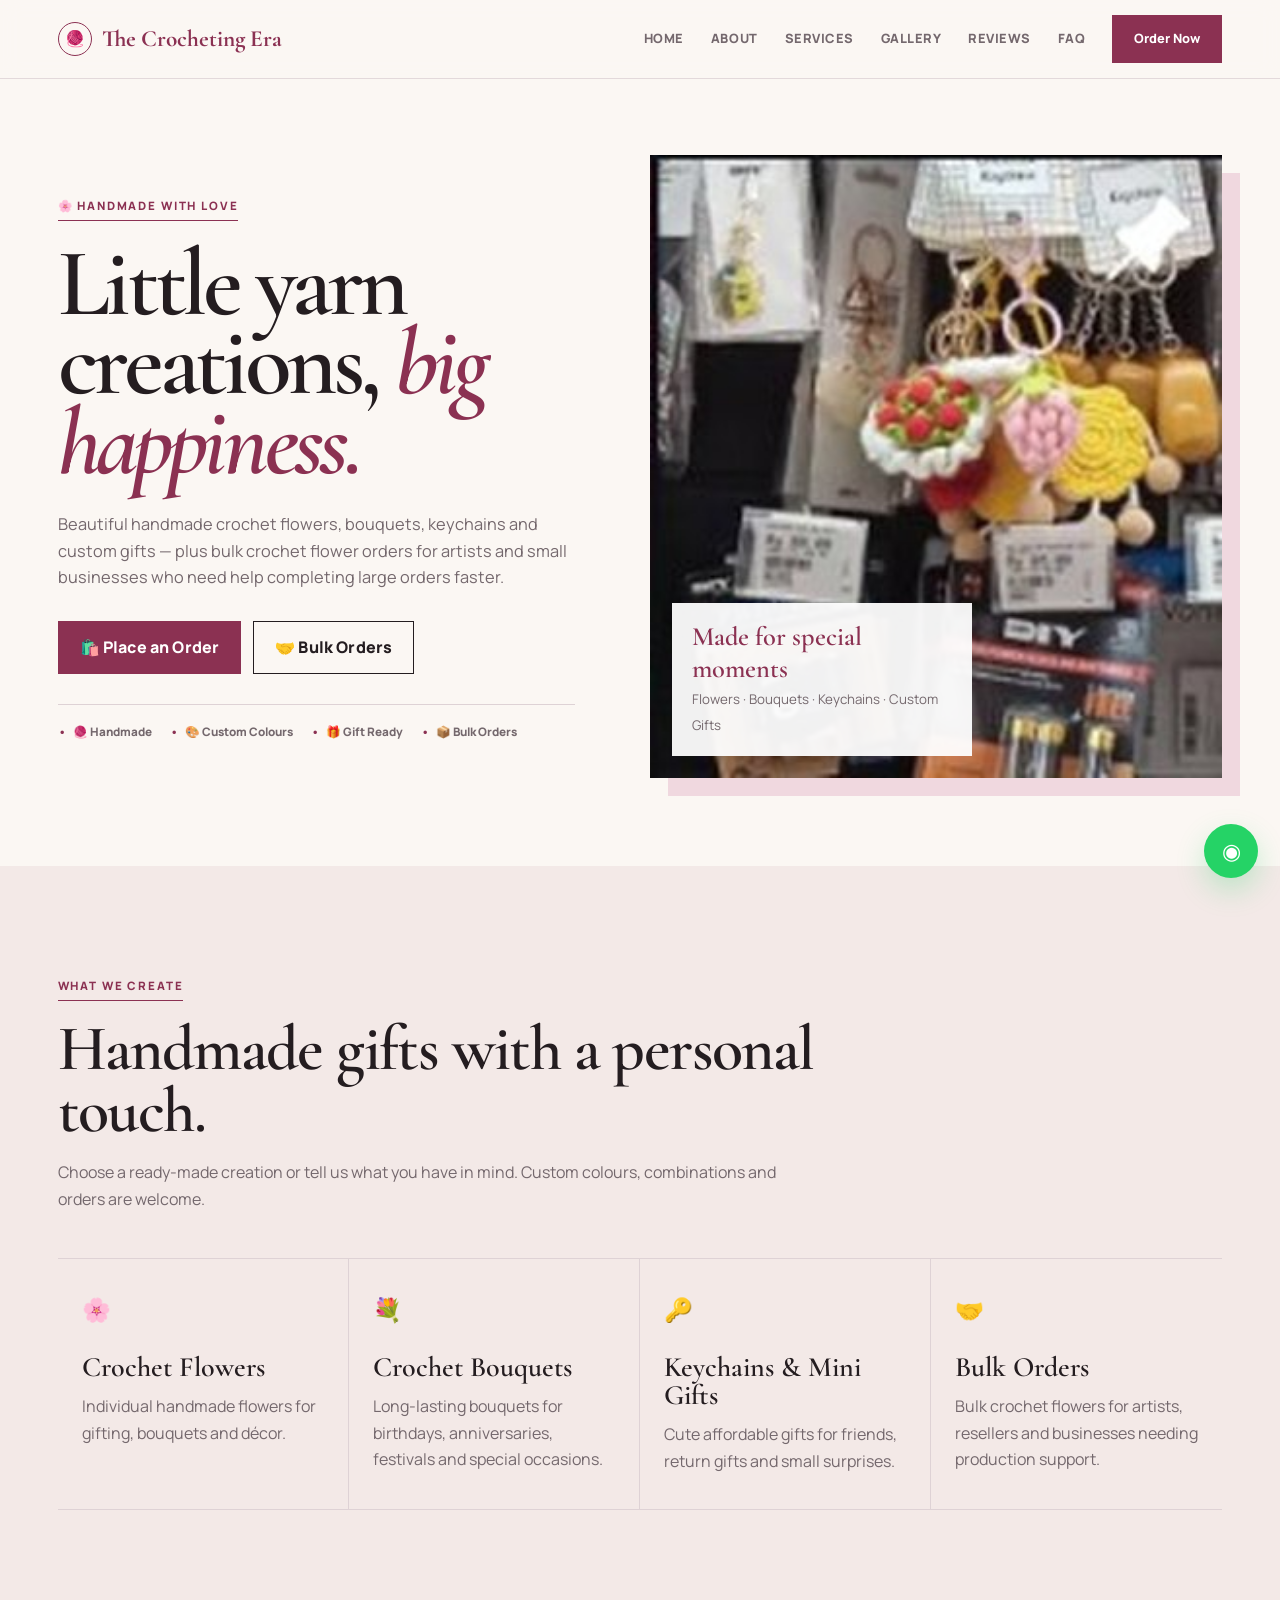
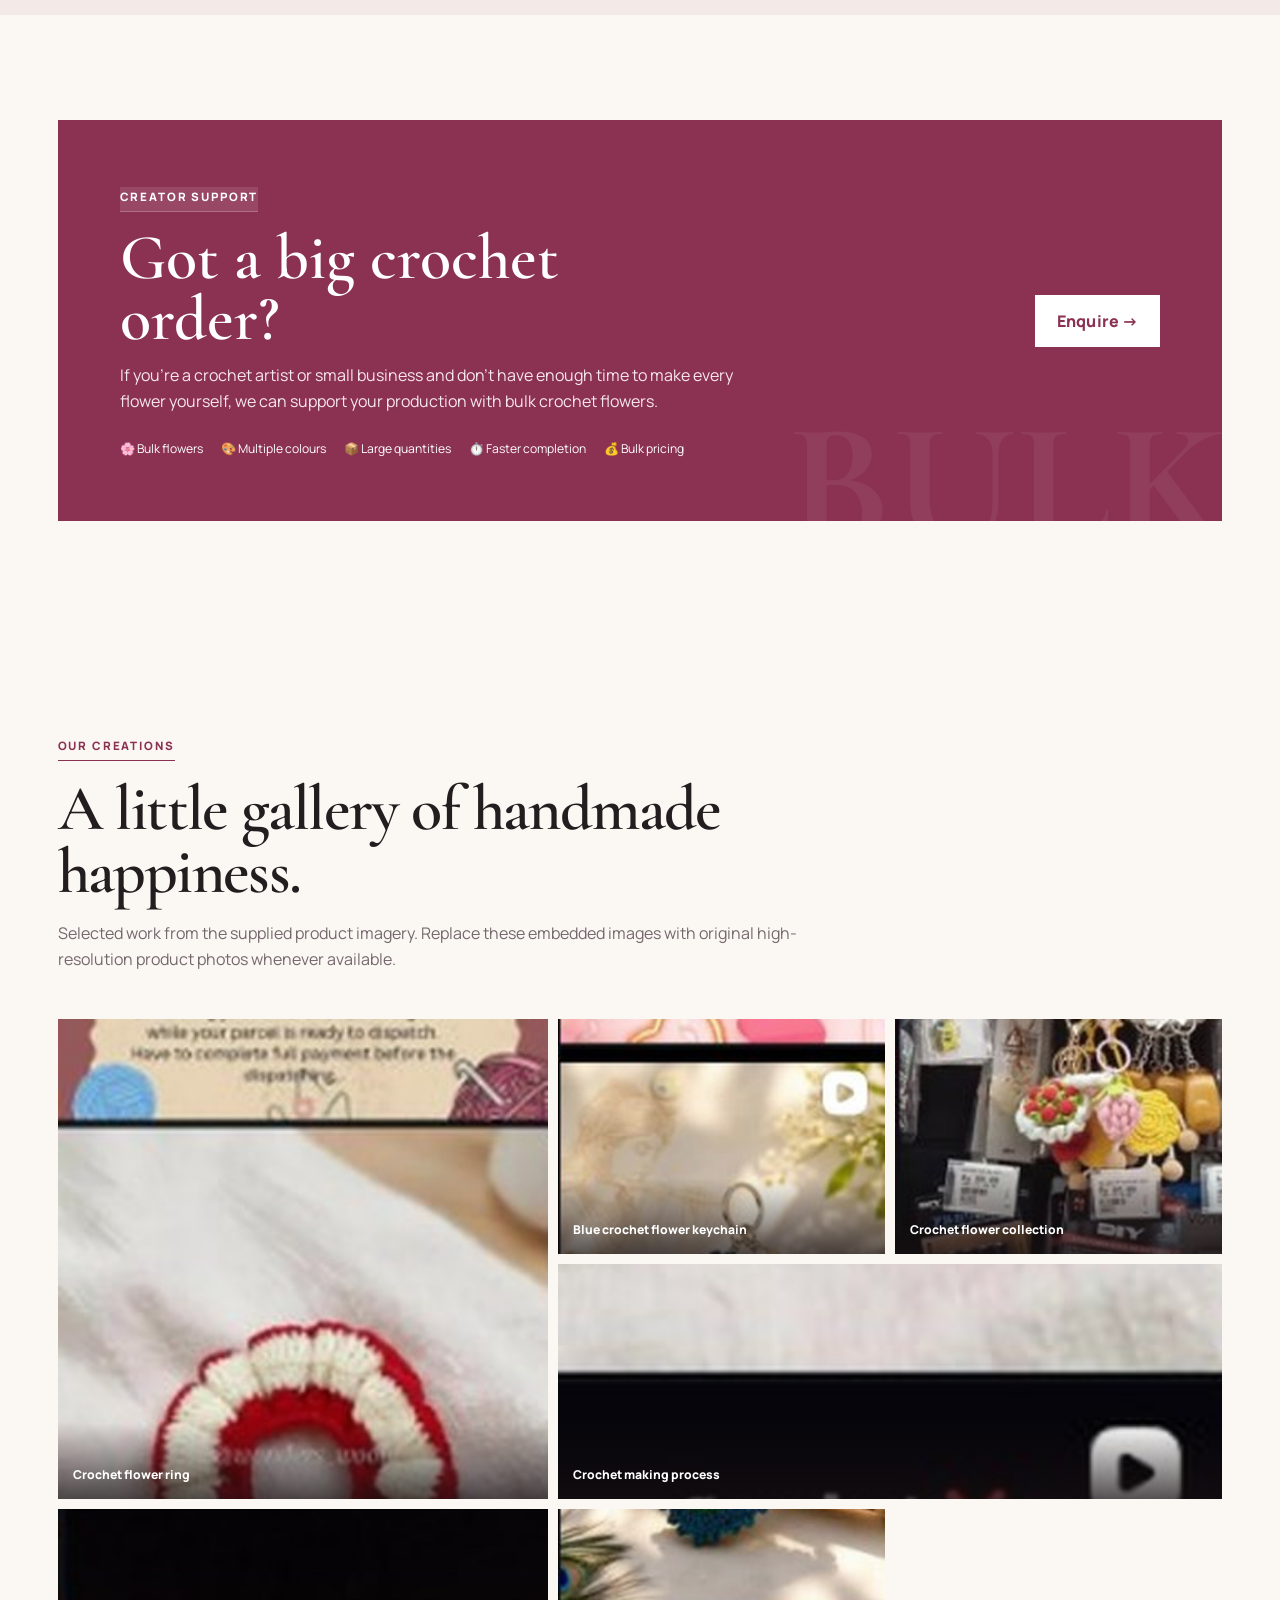
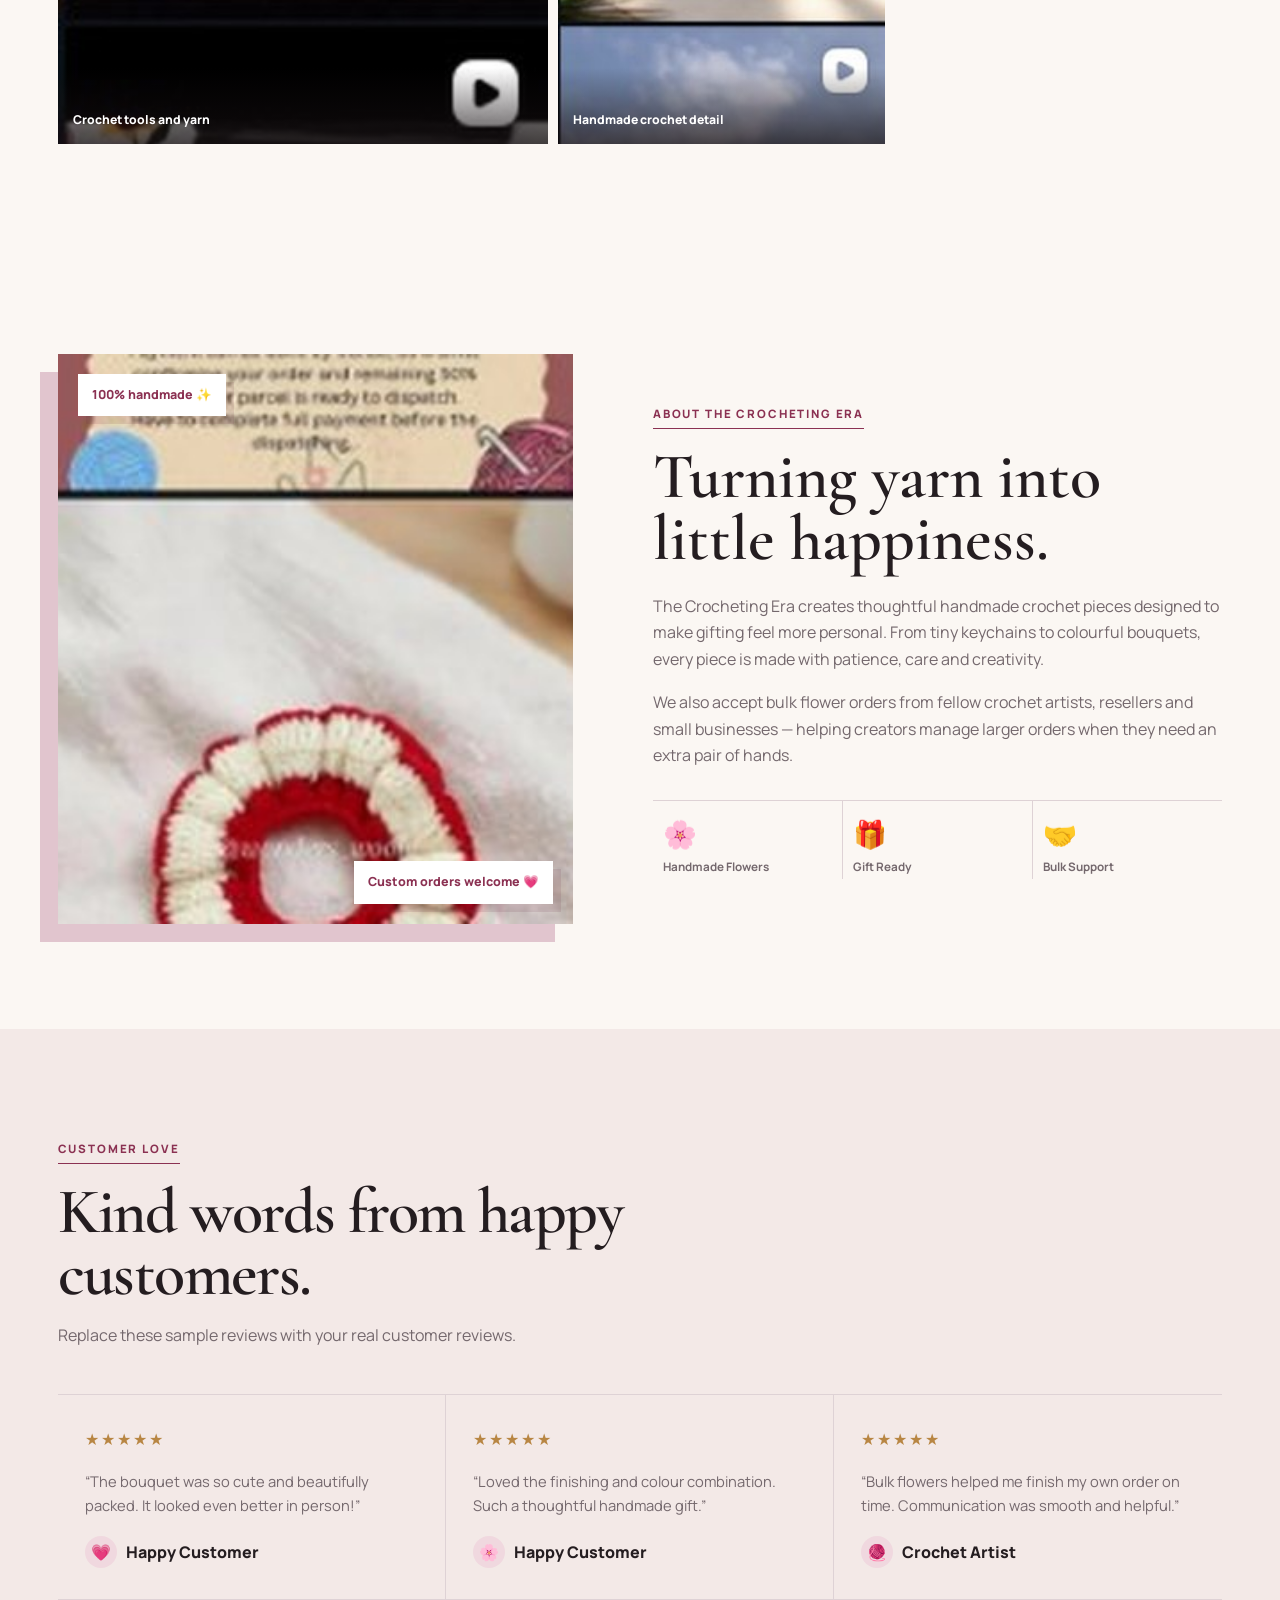
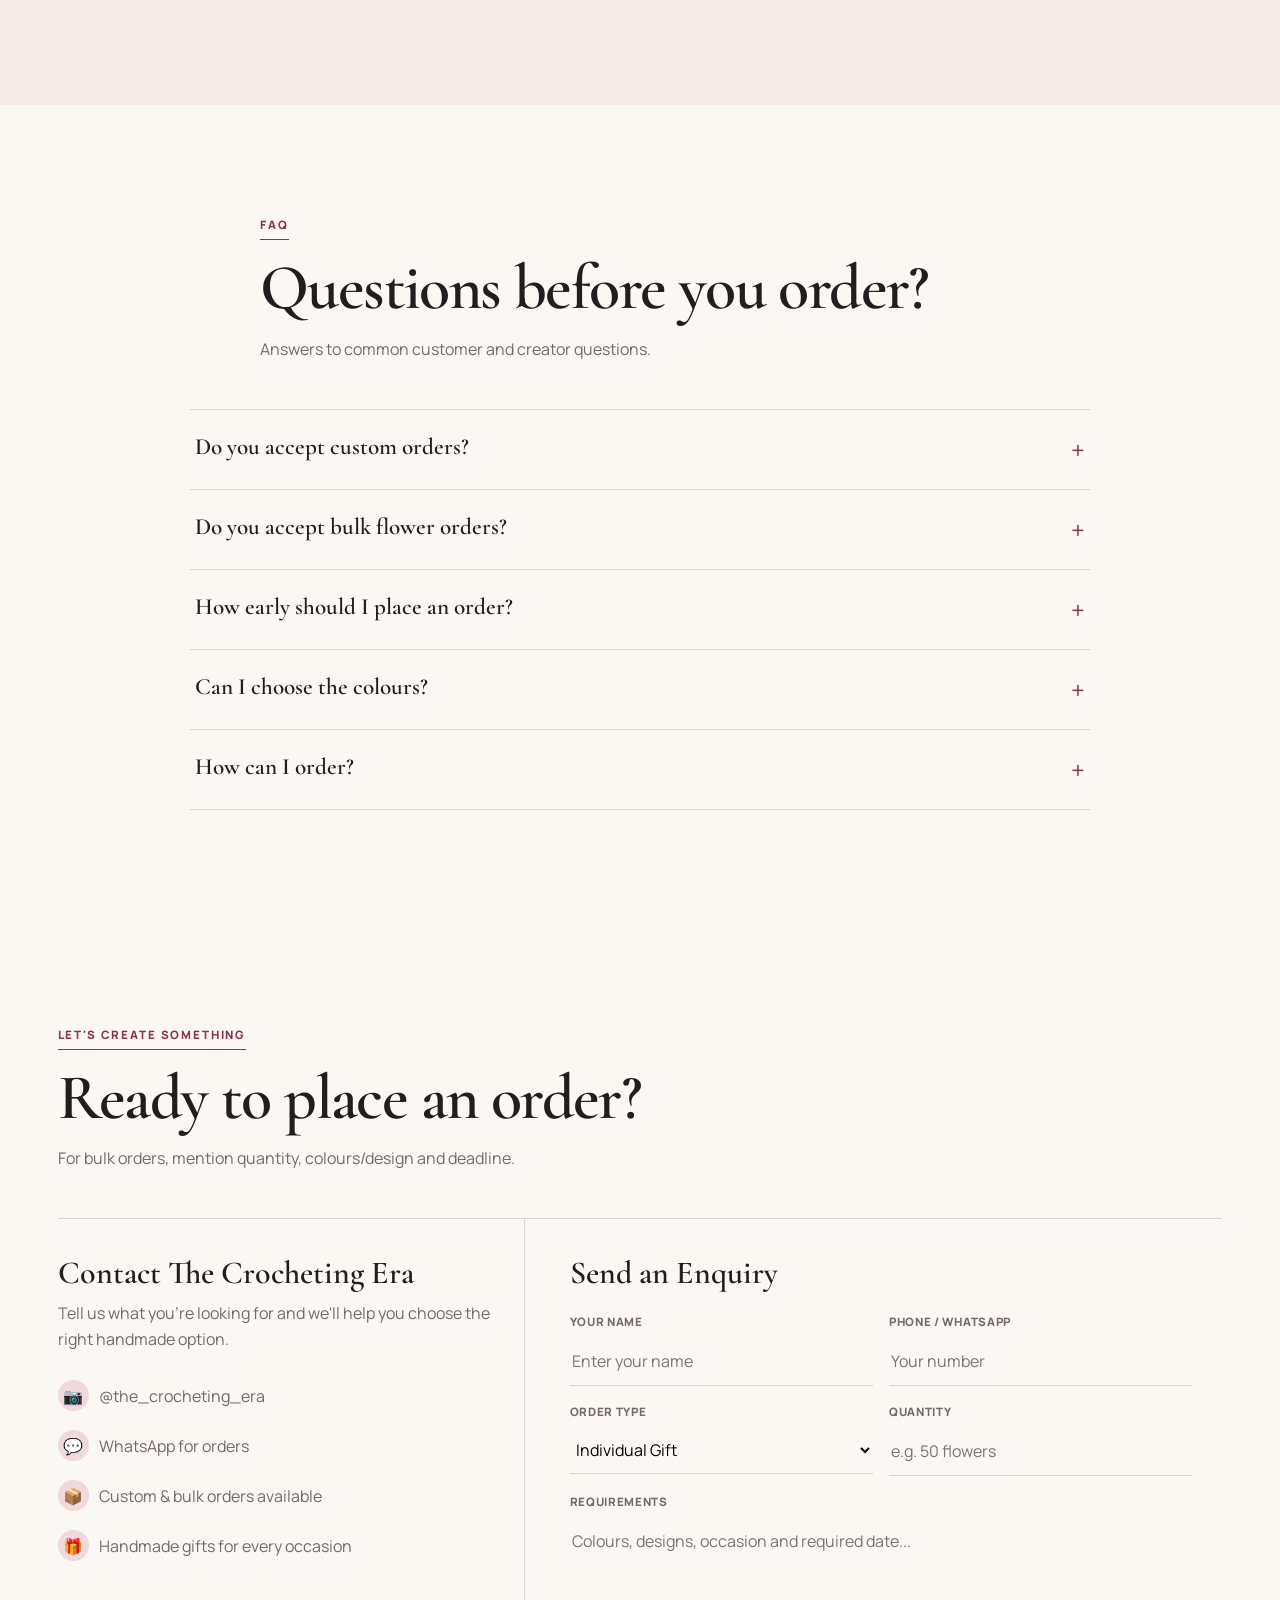
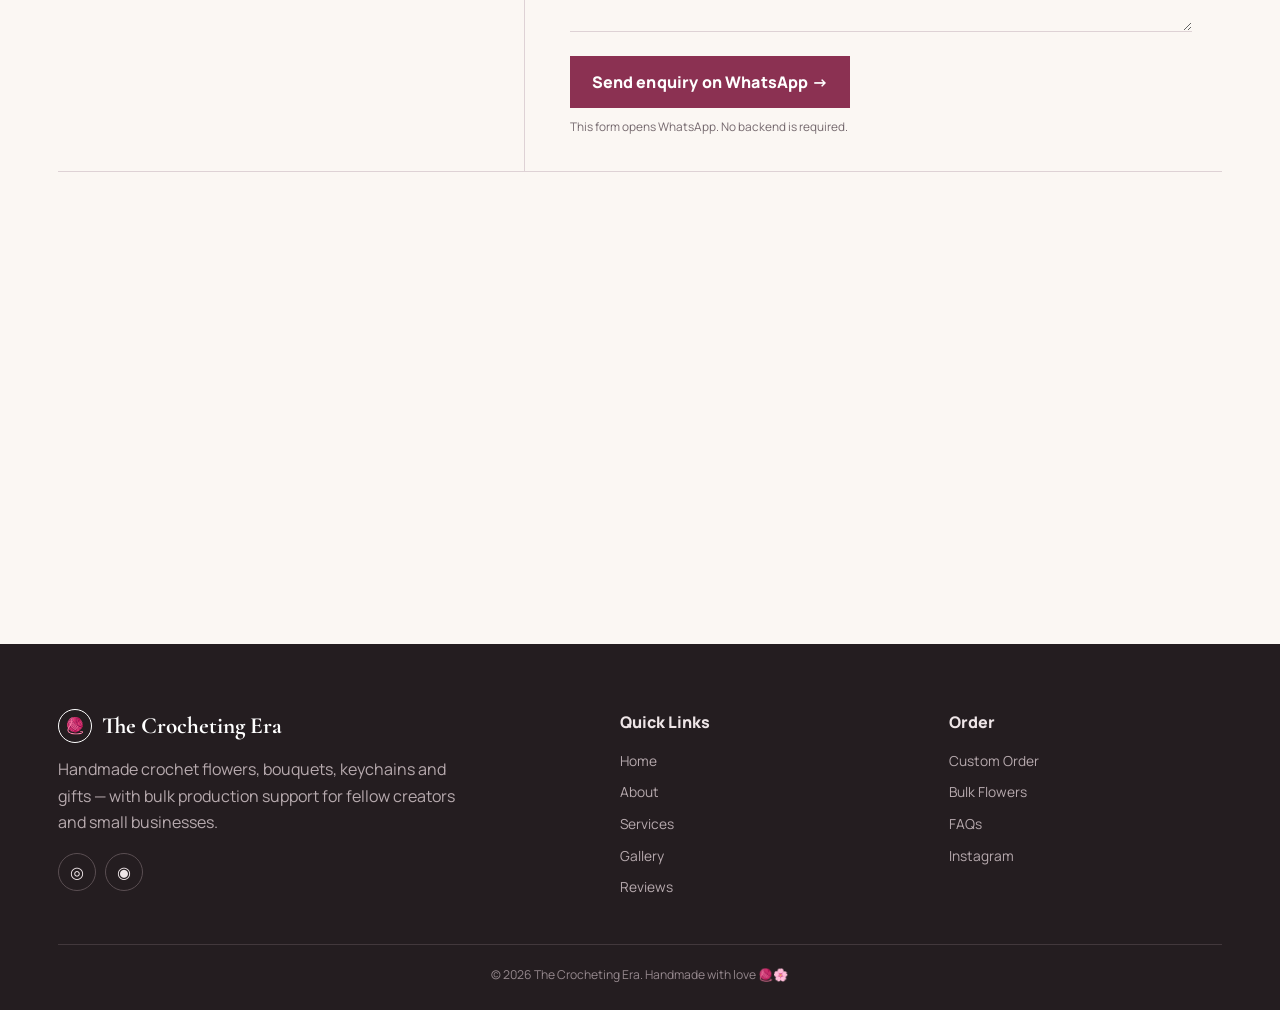
<file: public/assets/aistudio/the_crocheting_era_premium_32371f16.html>
<!doctype html>
<html lang="en">
<head>
<meta charset="utf-8">
<meta name="viewport" content="width=device-width,initial-scale=1">
<meta name="description" content="The Crocheting Era — handmade crochet flowers, bouquets, keychains, custom gifts and bulk crochet flower orders for artists and businesses.">
<meta name="theme-color" content="#7d2949">
<title>The Crocheting Era | Handmade Crochet Gifts & Bulk Orders</title>
<meta name="robots" content="index,follow">
<meta name="author" content="The Crocheting Era">
<meta property="og:type" content="website">
<meta property="og:title" content="The Crocheting Era | Handmade Crochet Gifts & Bulk Orders">
<meta property="og:description" content="Handmade crochet flowers, bouquets, keychains, custom gifts and bulk crochet flower orders.">
<meta name="twitter:card" content="summary_large_image">
<script type="application/ld+json">
{
  "@context":"https://schema.org",
  "@type":"LocalBusiness",
  "name":"The Crocheting Era",
  "description":"Handmade crochet flowers, bouquets, keychains, custom gifts and bulk crochet flower orders.",
  "sameAs":["https://www.instagram.com/the_crocheting_era/"],
  "priceRange":"$$"
}
</script>
<link rel="preconnect" href="https://fonts.googleapis.com"><link rel="preconnect" href="https://fonts.gstatic.com" crossorigin>
<link href="https://fonts.googleapis.com/css2?family=Manrope:wght@400;500;600;700;800&family=Cormorant+Garamond:wght@500;600;700&display=swap" rel="stylesheet">
<style>
:root{
  --ink:#241d20;
  --muted:#74686d;
  --paper:#fbf7f3;
  --white:#fff;
  --rose:#8b3152;
  --rose-dark:#65213b;
  --blush:#f0d8df;
  --line:#ded2d5;
  --sage:#6d7d62;
  --gold:#b88643;
  --max:1180px;
  --serif:"Cormorant Garamond", Georgia, serif;
  --sans:"Manrope", Arial, sans-serif;
}
*{box-sizing:border-box;margin:0;padding:0}
html{scroll-behavior:smooth}
body{
  font-family:var(--sans);
  background:var(--paper);
  color:var(--ink);
  line-height:1.65;
  overflow-x:hidden;
}
body:before{
  content:"";
  position:fixed; inset:0; pointer-events:none; z-index:-1;
  background-image:radial-gradient(rgba(36,29,32,.045) .7px,transparent .7px);
  background-size:8px 8px;
  opacity:.22;
}
a{color:inherit;text-decoration:none}
button,input,textarea,select{font:inherit}
.container{width:min(91%,var(--max));margin:auto}
.section{padding:105px 0}
.eyebrow{
  display:inline-block;
  color:var(--rose);
  font-size:.72rem;
  font-weight:800;
  letter-spacing:.16em;
  text-transform:uppercase;
  border-bottom:1px solid var(--rose);
  padding-bottom:5px;
}
.heading{max-width:760px;margin-bottom:46px}
.heading h2{
  font:600 clamp(2.7rem,5vw,4.5rem)/.98 var(--serif);
  letter-spacing:-.025em;
  margin:17px 0 16px;
}
.heading p,.hero-copy,.service p,.about p{color:var(--muted)}
.btn{
  display:inline-flex;align-items:center;justify-content:center;gap:9px;
  min-height:48px;padding:12px 21px;border:1px solid transparent;
  cursor:pointer;font-weight:800;letter-spacing:.01em;transition:transform .25s ease,background .25s ease,border-color .25s ease;
}
.primary{background:var(--rose);color:#fff}
.primary:hover{background:var(--rose-dark);transform:translateY(-2px)}
.outline{background:transparent;border-color:var(--ink);color:var(--ink)}
.outline:hover{border-color:var(--rose);color:var(--rose);transform:translateY(-2px)}
:focus-visible{outline:3px solid #d79ab0;outline-offset:3px}

/* Header */
.nav{
  position:fixed;z-index:1000;top:0;width:100%;
  background:rgba(251,247,243,.92);
  border-bottom:1px solid rgba(222,210,213,.8);
  backdrop-filter:blur(10px);
}
.navin{min-height:78px;display:flex;align-items:center;justify-content:space-between}
.logo{font:700 1.45rem var(--serif);color:var(--rose);display:flex;gap:10px;align-items:center}
.mark{
  width:34px;height:34px;border:1px solid var(--rose);display:grid;place-items:center;
  border-radius:50%;font-size:1rem;
}
.links{display:flex;gap:27px;align-items:center}
.links a{font-size:.8rem;font-weight:800;letter-spacing:.04em;text-transform:uppercase;color:var(--muted)}
.links a:hover{color:var(--rose)}
.links .btn{color:#fff;text-transform:none;letter-spacing:0}
.menu{display:none;background:none;border:0;font-size:1.65rem;color:var(--rose)}

/* Hero */
.hero{padding:155px 0 88px}
.herogrid{display:grid;grid-template-columns:minmax(0,.95fr) minmax(420px,1.05fr);gap:75px;align-items:center}
.hero h1{
  font:600 clamp(4rem,7.5vw,7.2rem)/.83 var(--serif);
  letter-spacing:-.045em;margin:23px 0 28px;max-width:700px;
}
.hero h1 span{color:var(--rose);font-style:italic}
.hero-copy{max-width:610px;font-size:1.02rem}
.actions{display:flex;gap:12px;flex-wrap:wrap;margin:30px 0}
.pills{display:flex;gap:18px;flex-wrap:wrap;border-top:1px solid var(--line);padding-top:18px}
.pill{font-size:.73rem;font-weight:800;color:var(--muted)}
.pill:before{content:"•";color:var(--rose);margin-right:7px}
.heroart{
  min-height:610px;position:relative;overflow:hidden;
  background:#ead9dc;
  border-radius:0;
  box-shadow:18px 18px 0 var(--blush);
}
.heroart img{
  width:100%;height:100%;min-height:610px;object-fit:cover;display:block;
  filter:saturate(.94);
}
.herolabel{
  position:absolute;left:22px;bottom:22px;max-width:300px;
  background:rgba(255,255,255,.94);padding:18px 20px;
}
.herolabel strong{display:block;font:600 1.65rem var(--serif);color:var(--rose)}
.herolabel small{color:var(--muted)}

/* Services */
#services{background:#f3e9e7}
.grid4{display:grid;grid-template-columns:repeat(4,1fr);gap:0;border-top:1px solid var(--line);border-bottom:1px solid var(--line)}
.service{
  background:transparent;padding:31px 24px 35px;border-right:1px solid var(--line);
  border-radius:0;transition:background .25s ease,transform .25s ease;
}
.service:last-child{border-right:0}
.service:hover{background:#fff;transform:none;box-shadow:none}
.icon{
  width:auto;height:auto;display:block;background:none;border-radius:0;
  color:var(--rose);font-size:1.45rem;margin-bottom:25px;
}
.service h3{font:600 1.75rem/1 var(--serif);margin-bottom:12px}

/* Bulk feature */
.bulk{
  padding:0;background:var(--rose);color:#fff;border-radius:0;
  position:relative;overflow:hidden;
}
.bulk:after{
  content:"BULK";position:absolute;right:-5px;bottom:-35px;
  font:700 11rem/.8 var(--serif);color:rgba(255,255,255,.06);pointer-events:none;
}
.bulkgrid{display:grid;grid-template-columns:1.25fr .75fr;gap:60px;align-items:center;padding:62px}
.bulk h2{font:600 clamp(2.8rem,5vw,5rem)/.95 var(--serif);margin:16px 0 12px}
.bulk p{max-width:680px;color:#f7e8ed}
.bulklist{display:flex;gap:18px;flex-wrap:wrap;margin-top:25px}
.bulklist span{font-size:.76rem;color:#fff}
.bulk .btn{background:#fff;color:var(--rose);justify-self:end}

/* Gallery */
.gallery{display:grid;grid-template-columns:1.2fr .8fr .8fr;grid-auto-rows:235px;gap:10px}
.g{border-radius:0;border:0;background:#eee;position:relative;overflow:hidden}
.g:nth-child(1){grid-row:span 2}
.g:nth-child(4){grid-column:2 / span 2}
.gphoto img{width:100%;height:100%;object-fit:cover;display:block;transition:transform .5s ease;filter:saturate(.95)}
.gphoto:hover img{transform:scale(1.035)}
.g .cap{
  position:absolute;bottom:0;left:0;right:0;padding:14px 15px;
  background:linear-gradient(transparent,rgba(20,14,16,.72));
  color:#fff;text-align:left;font-size:.76rem;font-weight:800;
  border-radius:0;box-shadow:none;padding-top:42px;
}

/* About */
.aboutgrid{display:grid;grid-template-columns:.95fr 1.05fr;gap:80px;align-items:center}
.aboutart{
  min-height:570px;border-radius:0;background:#ead9dc;position:relative;
  box-shadow:-18px 18px 0 #e1c5ce;overflow:hidden;
}
.aboutart img{width:100%;height:100%;min-height:570px;object-fit:cover;display:block}
.tag{
  position:absolute;background:#fff;padding:11px 14px;
  box-shadow:8px 8px 0 rgba(101,33,59,.12);color:var(--rose);font-weight:800;font-size:.78rem;
}
.tag.one{top:20px;left:20px}.tag.two{right:20px;bottom:20px}
.about h2{font:600 clamp(2.8rem,5vw,4.8rem)/.98 var(--serif);margin:17px 0 22px}
.about p{margin-bottom:17px}
.stats{display:grid;grid-template-columns:repeat(3,1fr);gap:0;margin-top:32px;border-top:1px solid var(--line)}
.stat{background:transparent;border:0;border-radius:0;padding:18px 10px 0;text-align:left;border-right:1px solid var(--line)}
.stat:last-child{border-right:0}
.stat strong{display:block;font:600 1.7rem var(--serif);color:var(--rose)}
.stat span{font-size:.73rem;color:var(--muted);font-weight:700}

/* Reviews */
.reviews{background:#f3e9e7}
.grid3{display:grid;grid-template-columns:repeat(3,1fr);gap:0;border-top:1px solid var(--line);border-bottom:1px solid var(--line)}
.review{background:transparent;padding:31px 27px;border-radius:0;border-right:1px solid var(--line)}
.review:last-child{border-right:0}
.stars{color:var(--gold);letter-spacing:2px;margin-bottom:16px}
.review p{color:var(--muted);font-size:.92rem}
.author{margin-top:19px;font-weight:800;display:flex;gap:9px;align-items:center}
.avatar{width:32px;height:32px;border-radius:50%;background:var(--blush);display:grid;place-items:center}

/* FAQ / contact */
.faq{max-width:900px;margin:auto}
.faq details{background:transparent;border:0;border-top:1px solid var(--line);border-radius:0;margin:0}
.faq details:last-child{border-bottom:1px solid var(--line)}
.faq summary{cursor:pointer;list-style:none;padding:23px 5px;font:600 1.45rem var(--serif);display:flex;justify-content:space-between}
.faq summary::-webkit-details-marker{display:none}
.faq summary:after{content:"+";font:400 1.5rem var(--sans);color:var(--rose)}
.faq details[open] summary:after{content:"−"}
.faq p{padding:0 35px 23px 5px;color:var(--muted);max-width:760px}
.contactgrid{display:grid;grid-template-columns:.8fr 1.2fr;gap:0;border-top:1px solid var(--line)}
.box{background:transparent;border:0;border-bottom:1px solid var(--line);border-radius:0;padding:34px 30px 34px 0}
.contactgrid > .box:nth-child(2){padding-left:45px;border-left:1px solid var(--line)}
.box h3{font:600 2rem var(--serif);margin-bottom:8px}
.box>p{color:var(--muted)}
.contactlist{display:grid;gap:3px;margin-top:20px}
.contactlist a,.contactlist div{display:flex;gap:10px;align-items:center;color:var(--muted);padding:8px 0}
.contactlist span{width:31px;height:31px;display:grid;place-items:center;border-radius:50%;background:var(--blush)}
.formgrid{display:grid;grid-template-columns:1fr 1fr;gap:16px;margin-top:20px}
.field.full{grid-column:1/-1}
label{display:block;font-size:.72rem;font-weight:800;color:var(--muted);margin-bottom:6px;text-transform:uppercase;letter-spacing:.06em}
input,textarea,select{width:100%;border:0;border-bottom:1px solid var(--line);border-radius:0;padding:11px 2px;outline:0;background:transparent}
input:focus,textarea:focus,select:focus{border-color:var(--rose);box-shadow:none}
textarea{min-height:115px;resize:vertical}
.note{font-size:.74rem;color:var(--muted);margin-top:9px}
.map{padding:0!important;min-height:360px;margin-top:0;border-bottom:0!important}
.map iframe{width:100%;height:360px;border:0;filter:saturate(.72) contrast(.98)}

/* Footer */
footer{background:#241d20;color:#eee5e7;padding:65px 0 25px}
.footgrid{display:grid;grid-template-columns:1.3fr .7fr .7fr;gap:55px}
.footbrand p{color:#b7aaae;max-width:410px;margin-top:13px}
footer .logo{color:#fff}
footer .mark{border-color:#fff}
.ftitle{font-weight:800;margin-bottom:14px}
.flinks{display:grid;gap:9px;color:#b7aaae;font-size:.86rem}
.social{display:flex;gap:9px;margin-top:18px}
.social a{width:38px;height:38px;border:1px solid #5a4e52;border-radius:50%;display:grid;place-items:center}
.social a:hover{background:var(--rose);border-color:var(--rose)}
.copy{border-top:1px solid #42383c;margin-top:45px;padding-top:20px;text-align:center;color:#95888d;font-size:.76rem}
.wa{
  position:fixed;right:22px;bottom:22px;width:54px;height:54px;border-radius:50%;
  display:grid;place-items:center;background:#25d366;color:#fff;font-size:1.35rem;
  box-shadow:0 12px 28px rgba(37,211,102,.25);z-index:1100;
}
.reveal{opacity:0;transform:translateY(18px);transition:opacity .65s ease,transform .65s ease}
.reveal.show{opacity:1;transform:none}

/* Responsive */
@media(max-width:980px){
  .links{position:absolute;top:78px;left:0;width:100%;background:rgba(251,247,243,.98);display:none;flex-direction:column;align-items:flex-start;padding:18px 5%;border-bottom:1px solid var(--line)}
  .links.open{display:flex}.menu{display:block}
  .herogrid,.aboutgrid,.contactgrid{grid-template-columns:1fr}
  .heroart,.heroart img{min-height:520px}
  .grid4{grid-template-columns:repeat(2,1fr)}
  .service:nth-child(2){border-right:0}
  .service:nth-child(-n+2){border-bottom:1px solid var(--line)}
  .bulkgrid{grid-template-columns:1fr}
  .bulk .btn{justify-self:start}
  .gallery{grid-template-columns:repeat(2,1fr);grid-auto-rows:250px}
  .g:nth-child(1){grid-row:span 2}
  .g:nth-child(4){grid-column:auto}
  .grid3{grid-template-columns:1fr}
  .review{border-right:0;border-bottom:1px solid var(--line)}
  .review:last-child{border-bottom:0}
  .contactgrid > .box:nth-child(2){padding-left:0;border-left:0}
  .box{padding-right:0}
  .footgrid{grid-template-columns:1fr 1fr}
}
@media(max-width:620px){
  .section{padding:76px 0}.hero{padding-top:125px}
  .hero h1{font-size:3.7rem}
  .heroart,.heroart img{min-height:390px}
  .heroart{box-shadow:10px 10px 0 var(--blush)}
  .grid4,.gallery,.stats,.formgrid{grid-template-columns:1fr}
  .service{border-right:0!important;border-bottom:1px solid var(--line)}
  .service:last-child{border-bottom:0}
  .gallery{grid-auto-rows:300px}
  .g:nth-child(1){grid-row:span 1}
  .aboutart,.aboutart img{min-height:400px}
  .aboutart{box-shadow:-10px 10px 0 #e1c5ce}
  .bulkgrid{padding:38px 25px}
  .footgrid{grid-template-columns:1fr}
  .box{padding:28px 0}
}
@media(prefers-reduced-motion:reduce){
  html{scroll-behavior:auto}
  *,*:before,*:after{animation:none!important;transition:none!important}
  .reveal{opacity:1;transform:none}
}
</style>
</head>
<body>
<header class="nav"><div class="container navin"><a class="logo" href="#home"><span class="mark">🧶</span>The Crocheting Era</a><button class="menu" id="menu" aria-label="Menu">☰</button><nav class="links" id="links"><a href="#home">Home</a><a href="#about">About</a><a href="#services">Services</a><a href="#gallery">Gallery</a><a href="#reviews">Reviews</a><a href="#faq">FAQ</a><a class="btn primary" href="#contact">Order Now</a></nav></div></header>
<main>
<section class="hero" id="home"><div class="container herogrid"><div class="reveal"><span class="eyebrow">🌸 Handmade with love</span><h1>Little yarn creations, <span>big happiness.</span></h1><p class="hero-copy">Beautiful handmade crochet flowers, bouquets, keychains and custom gifts — plus bulk crochet flower orders for artists and small businesses who need help completing large orders faster.</p><div class="actions"><a class="btn primary" href="#contact">🛍️ Place an Order</a><a class="btn outline" href="#bulk">🤝 Bulk Orders</a></div><div class="pills"><span class="pill">🧶 Handmade</span><span class="pill">🎨 Custom Colours</span><span class="pill">🎁 Gift Ready</span><span class="pill">📦 Bulk Orders</span></div></div><div class="heroart reveal">
  <img src="[data-uri]" alt="Handmade crochet flowers from The Crocheting Era" fetchpriority="high">
  <div class="herolabel"><strong>Made for special moments</strong><small>Flowers · Bouquets · Keychains · Custom Gifts</small></div>
</div></div></section>
<section class="section" id="services"><div class="container"><div class="heading reveal"><span class="eyebrow">What we create</span><h2>Handmade gifts with a personal touch.</h2><p>Choose a ready-made creation or tell us what you have in mind. Custom colours, combinations and orders are welcome.</p></div><div class="grid4"><article class="service reveal"><div class="icon">🌸</div><h3>Crochet Flowers</h3><p>Individual handmade flowers for gifting, bouquets and décor.</p></article><article class="service reveal"><div class="icon">💐</div><h3>Crochet Bouquets</h3><p>Long-lasting bouquets for birthdays, anniversaries, festivals and special occasions.</p></article><article class="service reveal"><div class="icon">🔑</div><h3>Keychains & Mini Gifts</h3><p>Cute affordable gifts for friends, return gifts and small surprises.</p></article><article class="service reveal"><div class="icon">🤝</div><h3>Bulk Orders</h3><p>Bulk crochet flowers for artists, resellers and businesses needing production support.</p></article></div></div></section>
<section class="section" id="bulk"><div class="container"><div class="bulk reveal"><div class="bulkgrid"><div><span class="eyebrow" style="background:#ffffff1c;color:#fff;border-color:#ffffff35">Creator support</span><h2>Got a big crochet order?</h2><p>If you're a crochet artist or small business and don't have enough time to make every flower yourself, we can support your production with bulk crochet flowers.</p><div class="bulklist"><span>🌸 Bulk flowers</span><span>🎨 Multiple colours</span><span>📦 Large quantities</span><span>⏱️ Faster completion</span><span>💰 Bulk pricing</span></div></div><a class="btn" href="#contact">Enquire →</a></div></div></div></section>
<section class="section" id="gallery"><div class="container"><div class="heading reveal"><span class="eyebrow">Our creations</span><h2>A little gallery of handmade happiness.</h2><p>Selected work from the supplied product imagery. Replace these embedded images with original high-resolution product photos whenever available.</p></div><div class="gallery"><div class="g reveal gphoto"><img src="[data-uri]" alt="Crochet flower ring" loading="lazy"><div class="cap">Crochet flower ring</div></div><div class="g reveal gphoto"><img src="[data-uri]" alt="Blue crochet flower keychain" loading="lazy"><div class="cap">Blue crochet flower keychain</div></div><div class="g reveal gphoto"><img src="[data-uri]" alt="Crochet flower collection" loading="lazy"><div class="cap">Crochet flower collection</div></div><div class="g reveal gphoto"><img src="[data-uri]" alt="Crochet making process" loading="lazy"><div class="cap">Crochet making process</div></div><div class="g reveal gphoto"><img src="[data-uri]" alt="Crochet tools and yarn" loading="lazy"><div class="cap">Crochet tools and yarn</div></div><div class="g reveal gphoto"><img src="[data-uri]" alt="Handmade crochet detail" loading="lazy"><div class="cap">Handmade crochet detail</div></div></div></section>
<section class="section" id="about"><div class="container aboutgrid"><div class="aboutart reveal">
  <img src="[data-uri]" alt="Handmade crochet flower detail">
  <div class="tag one">100% handmade ✨</div>
  <div class="tag two">Custom orders welcome 💗</div>
</div><div class="about reveal"><span class="eyebrow">About The Crocheting Era</span><h2>Turning yarn into little happiness.</h2><p>The Crocheting Era creates thoughtful handmade crochet pieces designed to make gifting feel more personal. From tiny keychains to colourful bouquets, every piece is made with patience, care and creativity.</p><p>We also accept bulk flower orders from fellow crochet artists, resellers and small businesses — helping creators manage larger orders when they need an extra pair of hands.</p><div class="stats"><div class="stat"><strong>🌸</strong><span>Handmade Flowers</span></div><div class="stat"><strong>🎁</strong><span>Gift Ready</span></div><div class="stat"><strong>🤝</strong><span>Bulk Support</span></div></div></div></div></section>
<section class="section reviews" id="reviews"><div class="container"><div class="heading reveal"><span class="eyebrow">Customer love</span><h2>Kind words from happy customers.</h2><p>Replace these sample reviews with your real customer reviews.</p></div><div class="grid3"><article class="review reveal"><div class="stars">★★★★★</div><p>“The bouquet was so cute and beautifully packed. It looked even better in person!”</p><div class="author"><span class="avatar">💗</span>Happy Customer</div></article><article class="review reveal"><div class="stars">★★★★★</div><p>“Loved the finishing and colour combination. Such a thoughtful handmade gift.”</p><div class="author"><span class="avatar">🌸</span>Happy Customer</div></article><article class="review reveal"><div class="stars">★★★★★</div><p>“Bulk flowers helped me finish my own order on time. Communication was smooth and helpful.”</p><div class="author"><span class="avatar">🧶</span>Crochet Artist</div></article></div></div></section>
<section class="section" id="faq"><div class="container"><div class="heading reveal" style="margin-inline:auto"><span class="eyebrow">FAQ</span><h2>Questions before you order?</h2><p>Answers to common customer and creator questions.</p></div><div class="faq"><details class="reveal"><summary>Do you accept custom orders?</summary><p>Yes. Custom colours, combinations and selected designs can be discussed before placing an order.</p></details><details class="reveal"><summary>Do you accept bulk flower orders?</summary><p>Yes. Bulk crochet flowers are available for crochet artists, resellers and small businesses. Send quantity, colour/design requirements and required date for a quote.</p></details><details class="reveal"><summary>How early should I place an order?</summary><p>For custom and bulk orders, earlier is better. Production time depends on quantity, design and deadline.</p></details><details class="reveal"><summary>Can I choose the colours?</summary><p>Yes. Colour availability can vary by yarn stock, so confirm preferred shades before ordering.</p></details><details class="reveal"><summary>How can I order?</summary><p>Use the enquiry form or contact us through Instagram/WhatsApp. Include product, quantity, colour and required date.</p></details></div></div></section>
<section class="section" id="contact"><div class="container"><div class="heading reveal"><span class="eyebrow">Let's create something</span><h2>Ready to place an order?</h2><p>For bulk orders, mention quantity, colours/design and deadline.</p></div><div class="contactgrid"><div class="box reveal"><h3>Contact The Crocheting Era</h3><p>Tell us what you're looking for and we'll help you choose the right handmade option.</p><div class="contactlist"><a href="https://www.instagram.com/the_crocheting_era/" target="_blank" rel="noopener"><span>📷</span>@the_crocheting_era</a><a class="waLink" href="#"><span>💬</span>WhatsApp for orders</a><div><span>📦</span>Custom & bulk orders available</div><div><span>🎁</span>Handmade gifts for every occasion</div></div></div><div class="box reveal"><h3>Send an Enquiry</h3><form id="orderForm"><div class="formgrid"><div><label for="name">Your Name</label><input id="name" required placeholder="Enter your name"></div><div><label for="phone">Phone / WhatsApp</label><input id="phone" required placeholder="Your number"></div><div><label for="type">Order Type</label><select id="type"><option>Individual Gift</option><option>Custom Order</option><option>Bulk Crochet Flowers</option><option>Business / Reseller Order</option></select></div><div><label for="qty">Quantity</label><input id="qty" placeholder="e.g. 50 flowers"></div><div class="field full"><label for="msg">Requirements</label><textarea id="msg" placeholder="Colours, designs, occasion and required date..."></textarea></div><div class="field full"><button class="btn primary" type="submit">Send enquiry on WhatsApp →</button><p class="note">This form opens WhatsApp. No backend is required.</p></div></div></form></div></div><div class="box map reveal"><iframe title="Google Map" loading="lazy" src="https://www.google.com/maps?q=The%20Crocheting%20Era%20India&output=embed"></iframe></div></div></section>
</main>
<footer><div class="container"><div class="footgrid"><div class="footbrand"><a class="logo" href="#home"><span class="mark">🧶</span>The Crocheting Era</a><p>Handmade crochet flowers, bouquets, keychains and gifts — with bulk production support for fellow creators and small businesses.</p><div class="social"><a href="https://www.instagram.com/the_crocheting_era/" target="_blank" rel="noopener">◎</a><a class="waLink" href="#">◉</a></div></div><div><div class="ftitle">Quick Links</div><div class="flinks"><a href="#home">Home</a><a href="#about">About</a><a href="#services">Services</a><a href="#gallery">Gallery</a><a href="#reviews">Reviews</a></div></div><div><div class="ftitle">Order</div><div class="flinks"><a href="#contact">Custom Order</a><a href="#bulk">Bulk Flowers</a><a href="#faq">FAQs</a><a href="https://www.instagram.com/the_crocheting_era/" target="_blank" rel="noopener">Instagram</a></div></div></div><div class="copy">© <span id="year"></span> The Crocheting Era. Handmade with love 🧶🌸</div></div></footer>
<a class="wa waLink" href="#" aria-label="WhatsApp">◉</a>
<script>
/* ===== BUSINESS SETTINGS =====
   Replace the value below with your WhatsApp number including country code,
   without +, spaces or dashes. Example India: 919876543210
*/
const WHATSAPP_NUMBER="YOUR_WHATSAPP_NUMBER";
const menu=document.getElementById('menu'),links=document.getElementById('links');
menu.onclick=()=>links.classList.toggle('open');
document.querySelectorAll('.links a').forEach(a=>a.onclick=()=>links.classList.remove('open'));
const obs=new IntersectionObserver(es=>es.forEach(e=>{if(e.isIntersecting)e.target.classList.add('show')}),{threshold:.08});
document.querySelectorAll('.reveal').forEach(e=>obs.observe(e));
document.getElementById('year').textContent=new Date().getFullYear();
function waUrl(text=''){return WHATSAPP_NUMBER==='YOUR_WHATSAPP_NUMBER'?'#':`https://wa.me/${WHATSAPP_NUMBER}${text?'?text='+encodeURIComponent(text):''}`}
document.querySelectorAll('.waLink').forEach(a=>a.addEventListener('click',e=>{e.preventDefault();if(WHATSAPP_NUMBER==='YOUR_WHATSAPP_NUMBER'){alert('Add your WhatsApp number in WHATSAPP_NUMBER near the bottom of this file.');return}window.open(waUrl(),'_blank')}));
document.getElementById('orderForm').addEventListener('submit',e=>{e.preventDefault();if(WHATSAPP_NUMBER==='YOUR_WHATSAPP_NUMBER'){alert('Add your WhatsApp number in WHATSAPP_NUMBER near the bottom of this file.');return}const text=`Hello The Crocheting Era! 🌸\n\nI would like to make an enquiry.\n\nName: ${document.getElementById('name').value}\nMy WhatsApp/Phone: ${document.getElementById('phone').value}\nOrder Type: ${document.getElementById('type').value}\nQuantity: ${document.getElementById('qty').value||'Not specified'}\n\nRequirements:\n${document.getElementById('msg').value||'No additional details'}`;window.open(waUrl(text),'_blank')});
</script>
</body></html>
</file>
